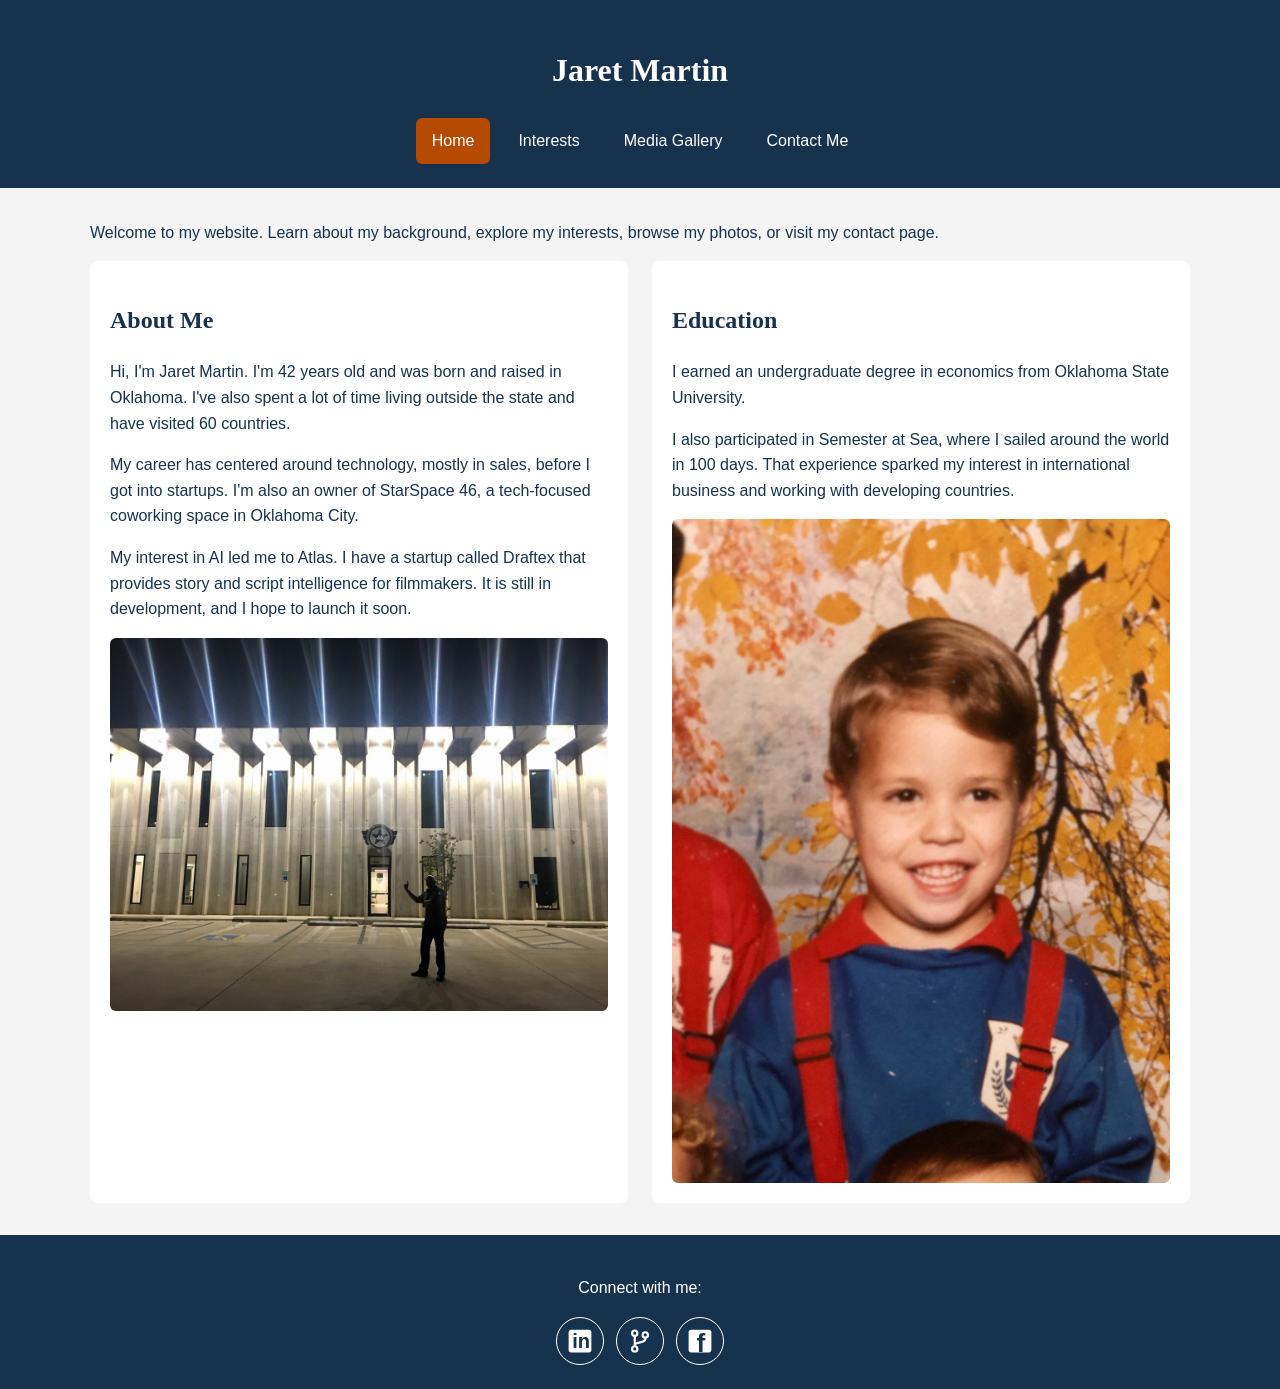
<file: index.html>
<!DOCTYPE html>
<html lang="en">
<head>
    <meta charset="UTF-8">
    <meta name="viewport" content="width=device-width, initial-scale=1.0">
    <meta name="description" content="Meet Jaret Martin, an Oklahoma entrepreneur interested in technology, AI, filmmaking, and travel.">
    <link rel="icon" type="image/png" href="images/favicon.png">
    <link rel="stylesheet" href="style.css">
    <title>Jaret Martin | Home</title>
</head>
<body>
    <header>
        <h1>Jaret Martin</h1>
        <nav>
            <a href="index.html" aria-current="page">Home</a>
            <a href="interests.html">Interests</a>
            <a href="gallery.html">Media Gallery</a>
            <a href="contact.html">Contact Me</a>
        </nav>
    </header>

    <main>
        <p>Welcome to my website. Learn about my background, explore my interests,
            browse my photos, or visit my contact page.</p>
        <div class="columns">
            <section>
                <h2>About Me</h2>
                <p>Hi, I'm Jaret Martin. I'm 42 years old and was born and raised in Oklahoma.
                    I've also spent a lot of time living outside the state and have visited 60 countries.</p>
                <p>My career has centered around technology, mostly in sales, before I got into startups.
                    I'm also an owner of StarSpace 46, a tech-focused coworking space in Oklahoma City.</p>
                <p>My interest in AI led me to Atlas. I have a startup called Draftex that provides
                    story and script intelligence for filmmakers. It is still in development,
                    and I hope to launch it soon.</p>
                <img src="images/starspace-46.jpg" alt="StarSpace 46 in Oklahoma City">
            </section>
            <section>
                <h2>Education</h2>
                <p>I earned an undergraduate degree in economics from Oklahoma State University.</p>
                <p>I also participated in Semester at Sea, where I sailed around the world in 100 days.
                    That experience sparked my interest in international business and working
                    with developing countries.</p>
                <img src="images/childhood.jpg" alt="A childhood photo of me">
            </section>
        </div>
    </main>

    <footer>
        <p>Connect with me:</p>
        <div class="social-links">
            <a href="https://www.linkedin.com/in/jaretmartin/" aria-label="LinkedIn"><img src="images/linkedin.svg" alt=""></a>
            <a href="https://github.com/jaretatlas" aria-label="GitHub"><img src="images/github.svg" alt=""></a>
            <a href="https://www.facebook.com/jaret.martin/" aria-label="Facebook"><img src="images/facebook.svg" alt=""></a>
        </div>
    </footer>
</body>
</html>
</file>
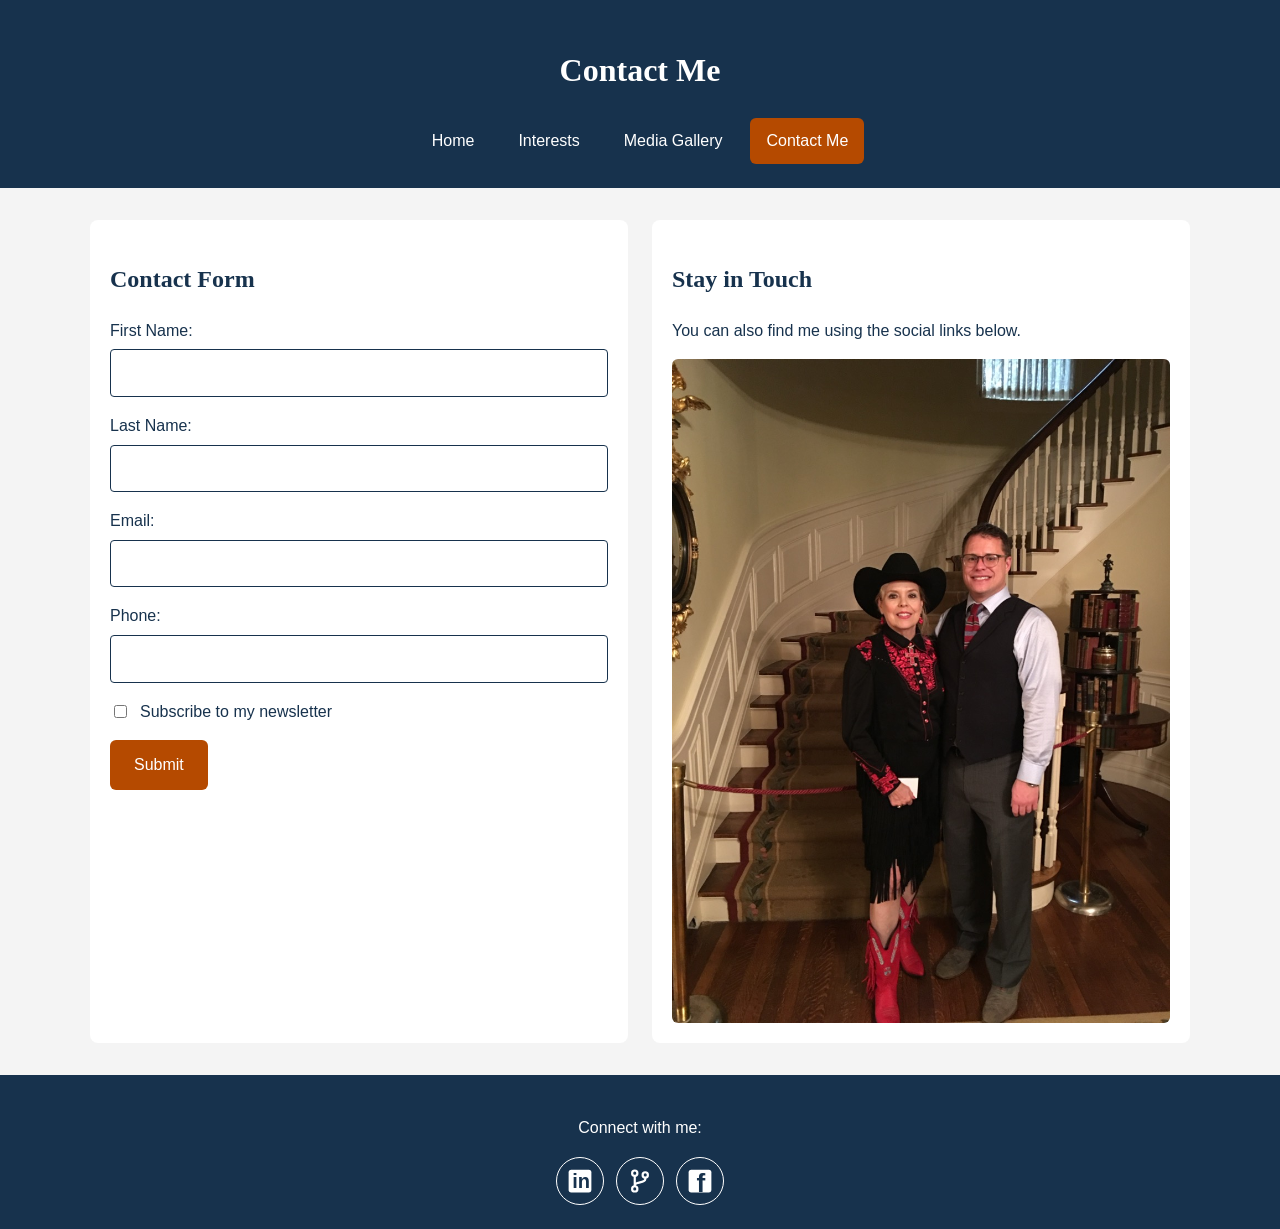
<file: contact.html>
<!DOCTYPE html>
<html lang="en">
<head>
    <meta charset="UTF-8">
    <meta name="viewport" content="width=device-width, initial-scale=1.0">
    <meta name="description" content="Jaret Martin's contact page with a name, email, phone, and newsletter subscription form.">
    <link rel="icon" type="image/png" href="images/favicon.png">
    <link rel="stylesheet" href="style.css">
    <title>Jaret Martin | Contact Me</title>
</head>
<body>
    <header>
        <h1>Contact Me</h1>
        <nav>
            <a href="index.html">Home</a>
            <a href="interests.html">Interests</a>
            <a href="gallery.html">Media Gallery</a>
            <a href="contact.html" aria-current="page">Contact Me</a>
        </nav>
    </header>

    <main>
        <div class="columns">
            <section>
                <h2>Contact Form</h2>
                <form action="contact.html" method="get">
                    <p>
                        <label for="first-name">First Name:</label>
                        <input type="text" id="first-name" name="first-name" required>
                    </p>
                    <p>
                        <label for="last-name">Last Name:</label>
                        <input type="text" id="last-name" name="last-name" required>
                    </p>
                    <p>
                        <label for="email">Email:</label>
                        <input type="email" id="email" name="email" required>
                    </p>
                    <p>
                        <label for="phone">Phone:</label>
                        <input type="tel" id="phone" name="phone">
                    </p>
                    <p class="checkbox-row">
                        <input type="checkbox" id="subscribe" name="subscribe" value="yes">
                        <label for="subscribe">Subscribe to my newsletter</label>
                    </p>
                    <button type="submit">Submit</button>
                </form>
            </section>
            <section>
                <h2>Stay in Touch</h2>
                <p>You can also find me using the social links below.</p>
                <img src="images/mom.jpg" alt="My mom and me standing beside a staircase">
            </section>
        </div>
    </main>

    <footer>
        <p>Connect with me:</p>
        <div class="social-links">
            <a href="https://www.linkedin.com/in/jaretmartin/" aria-label="LinkedIn"><img src="images/linkedin.svg" alt=""></a>
            <a href="https://github.com/jaretatlas" aria-label="GitHub"><img src="images/github.svg" alt=""></a>
            <a href="https://www.facebook.com/jaret.martin/" aria-label="Facebook"><img src="images/facebook.svg" alt=""></a>
        </div>
    </footer>
</body>
</html>
</file>
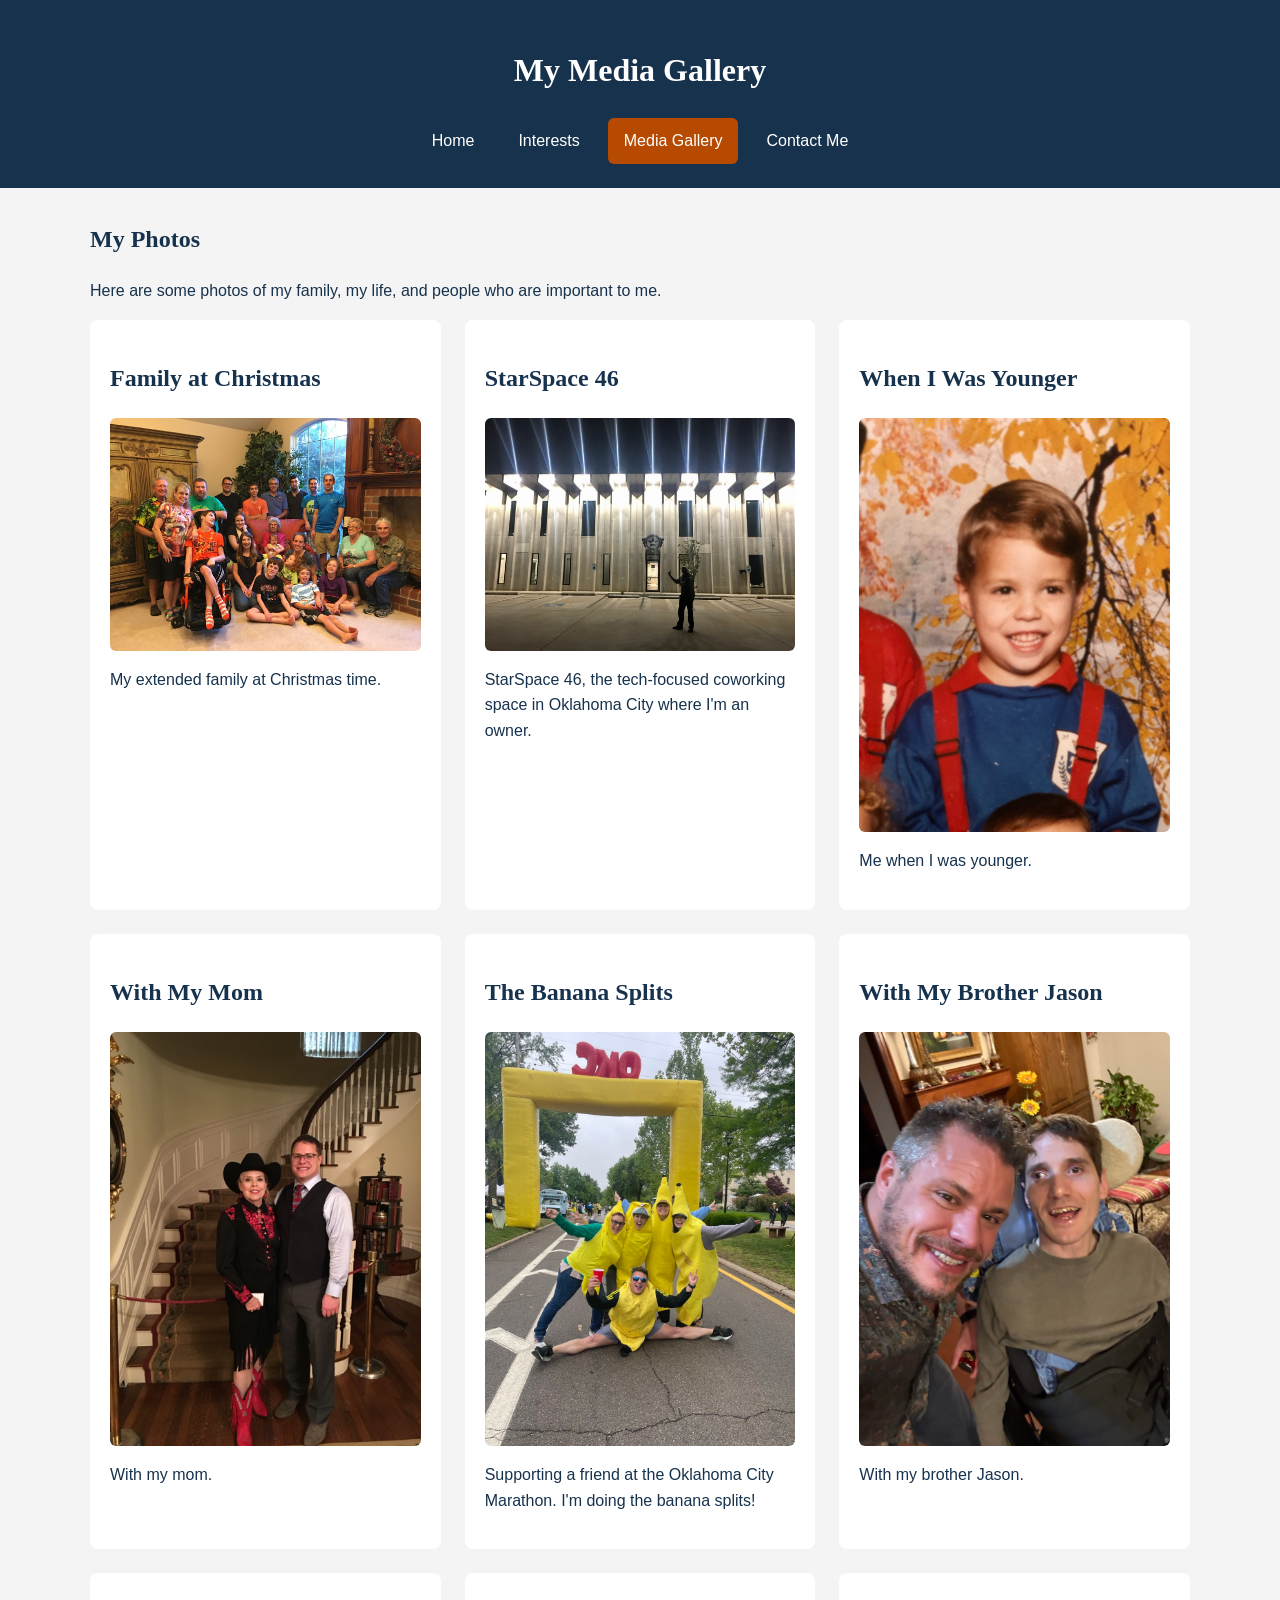
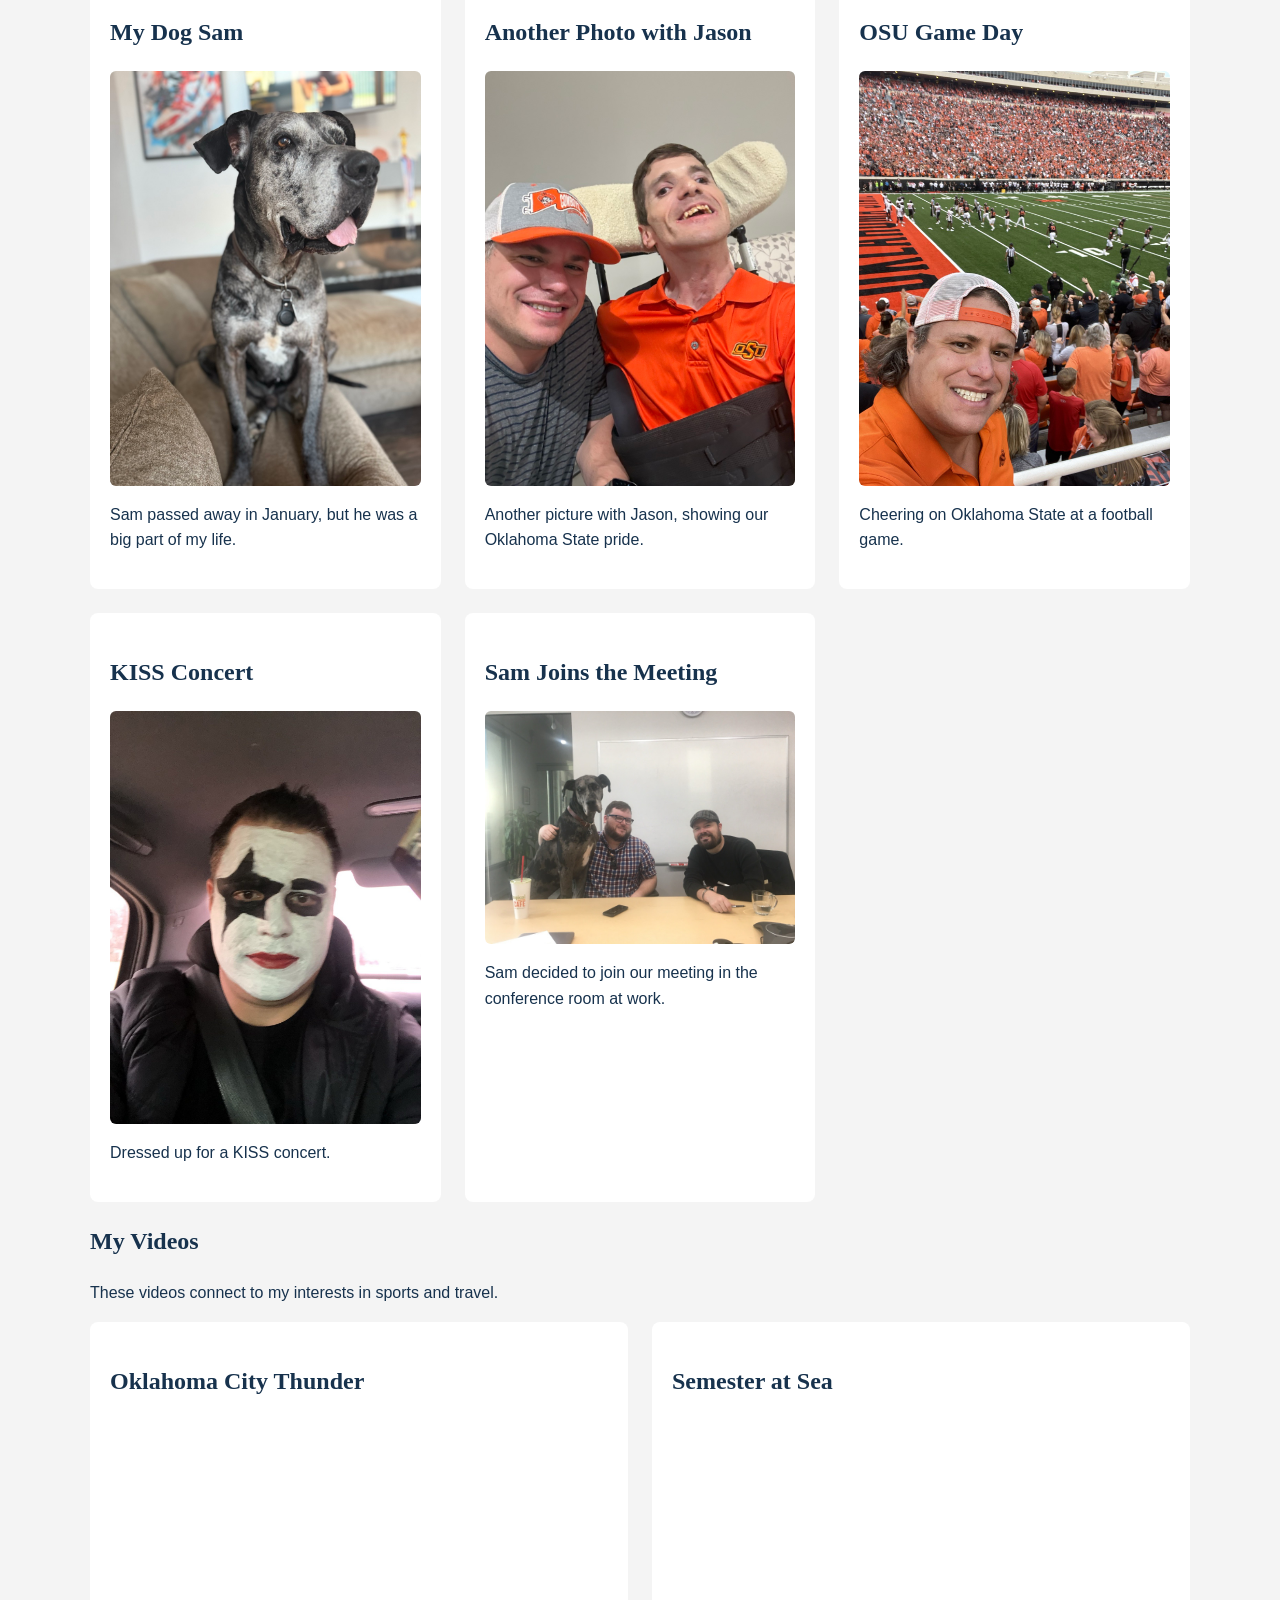
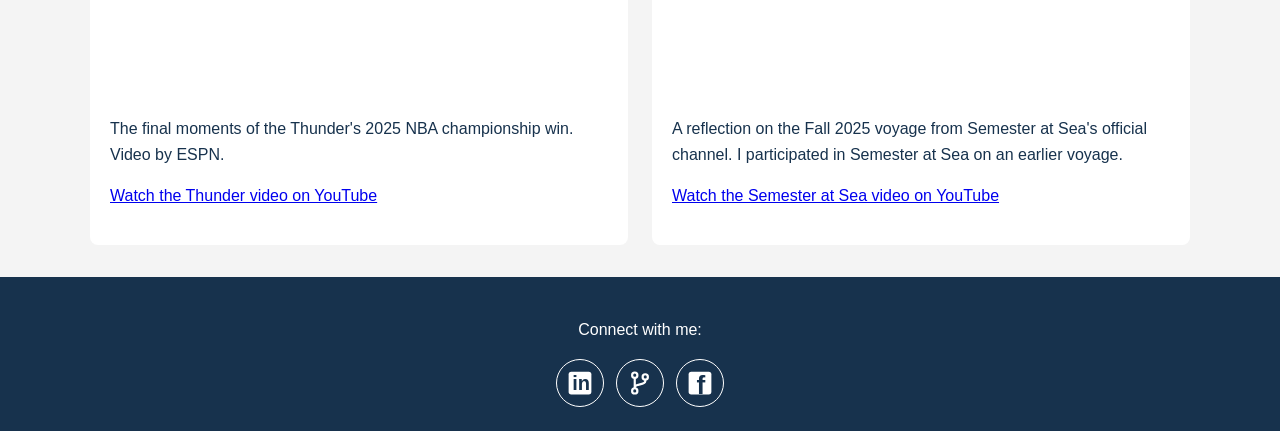
<file: gallery.html>
<!DOCTYPE html>
<html lang="en">
<head>
    <meta charset="UTF-8">
    <meta name="viewport" content="width=device-width, initial-scale=1.0">
    <meta name="description" content="Photos of Jaret Martin's family, sports, concerts, and dog Sam, plus videos about the Oklahoma City Thunder and Semester at Sea.">
    <link rel="icon" type="image/png" href="images/favicon.png">
    <link rel="stylesheet" href="style.css">
    <title>Jaret Martin | Media Gallery</title>
</head>
<body>
    <header>
        <h1>My Media Gallery</h1>
        <nav>
            <a href="index.html">Home</a>
            <a href="interests.html">Interests</a>
            <a href="gallery.html" aria-current="page">Media Gallery</a>
            <a href="contact.html">Contact Me</a>
        </nav>
    </header>

    <main>
        <h2>My Photos</h2>
        <p>Here are some photos of my family, my life, and people who are important to me.</p>

        <div class="gallery">
            <section>
                <h2>Family at Christmas</h2>
                <img src="images/family-christmas.jpg" alt="My extended family gathered together at Christmas">
                <p>My extended family at Christmas time.</p>
            </section>
            <section>
                <h2>StarSpace 46</h2>
                <img src="images/starspace-46.jpg" alt="The StarSpace 46 coworking building at night">
                <p>StarSpace 46, the tech-focused coworking space in Oklahoma City where I'm an owner.</p>
            </section>
            <section>
                <h2>When I Was Younger</h2>
                <img src="images/childhood.jpg" alt="A childhood photo of me wearing red suspenders">
                <p>Me when I was younger.</p>
            </section>
            <section>
                <h2>With My Mom</h2>
                <img src="images/mom.jpg" alt="My mom and me standing together beside a staircase">
                <p>With my mom.</p>
            </section>
            <section>
                <h2>The Banana Splits</h2>
                <img src="images/marathon.jpg" alt="Me doing the splits in a banana costume with friends at the Oklahoma City Marathon">
                <p>Supporting a friend at the Oklahoma City Marathon. I'm doing the banana splits!</p>
            </section>
            <section>
                <h2>With My Brother Jason</h2>
                <img src="images/jason.jpg" alt="A photo of me with my brother Jason">
                <p>With my brother Jason.</p>
            </section>
            <section>
                <h2>My Dog Sam</h2>
                <img src="images/sam.jpg" alt="My dog Sam sitting on a couch">
                <p>Sam passed away in January, but he was a big part of my life.</p>
            </section>
            <section>
                <h2>Another Photo with Jason</h2>
                <img src="images/jason-osu.jpg" alt="Jason and me wearing Oklahoma State gear">
                <p>Another picture with Jason, showing our Oklahoma State pride.</p>
            </section>
            <section>
                <h2>OSU Game Day</h2>
                <img src="images/osu-game.jpg" alt="Me in the stands at an Oklahoma State football game">
                <p>Cheering on Oklahoma State at a football game.</p>
            </section>
            <section>
                <h2>KISS Concert</h2>
                <img src="images/kiss-concert.jpg" alt="Me wearing KISS face paint for a concert">
                <p>Dressed up for a KISS concert.</p>
            </section>
            <section>
                <h2>Sam Joins the Meeting</h2>
                <img src="images/sam-meeting.jpg" alt="My dog Sam joining us in a conference room at work">
                <p>Sam decided to join our meeting in the conference room at work.</p>
            </section>
        </div>

        <h2>My Videos</h2>
        <p>These videos connect to my interests in sports and travel.</p>
        <div class="columns">
            <section>
                <h2>Oklahoma City Thunder</h2>
                <iframe src="https://www.youtube-nocookie.com/embed/IVA1URR7l-I"
                    title="Oklahoma City Thunder's 2025 championship-winning moment from ESPN"
                    referrerpolicy="strict-origin-when-cross-origin"
                    allow="accelerometer; autoplay; clipboard-write; encrypted-media; gyroscope; picture-in-picture; web-share"
                    allowfullscreen></iframe>
                <p>The final moments of the Thunder's 2025 NBA championship win. Video by ESPN.</p>
                <p><a href="https://www.youtube.com/watch?v=IVA1URR7l-I">Watch the Thunder video on YouTube</a></p>
            </section>
            <section>
                <h2>Semester at Sea</h2>
                <iframe src="https://www.youtube-nocookie.com/embed/wjDe_LKLrUA"
                    title="Semester at Sea's Fall 2025 voyage reflection"
                    referrerpolicy="strict-origin-when-cross-origin"
                    allow="accelerometer; autoplay; clipboard-write; encrypted-media; gyroscope; picture-in-picture; web-share"
                    allowfullscreen></iframe>
                <p>A reflection on the Fall 2025 voyage from Semester at Sea's official channel.
                    I participated in Semester at Sea on an earlier voyage.</p>
                <p><a href="https://www.youtube.com/watch?v=wjDe_LKLrUA">Watch the Semester at Sea video on YouTube</a></p>
            </section>
        </div>
    </main>

    <footer>
        <p>Connect with me:</p>
        <div class="social-links">
            <a href="https://www.linkedin.com/in/jaretmartin/" aria-label="LinkedIn"><img src="images/linkedin.svg" alt=""></a>
            <a href="https://github.com/jaretatlas" aria-label="GitHub"><img src="images/github.svg" alt=""></a>
            <a href="https://www.facebook.com/jaret.martin/" aria-label="Facebook"><img src="images/facebook.svg" alt=""></a>
        </div>
    </footer>
</body>
</html>
</file>
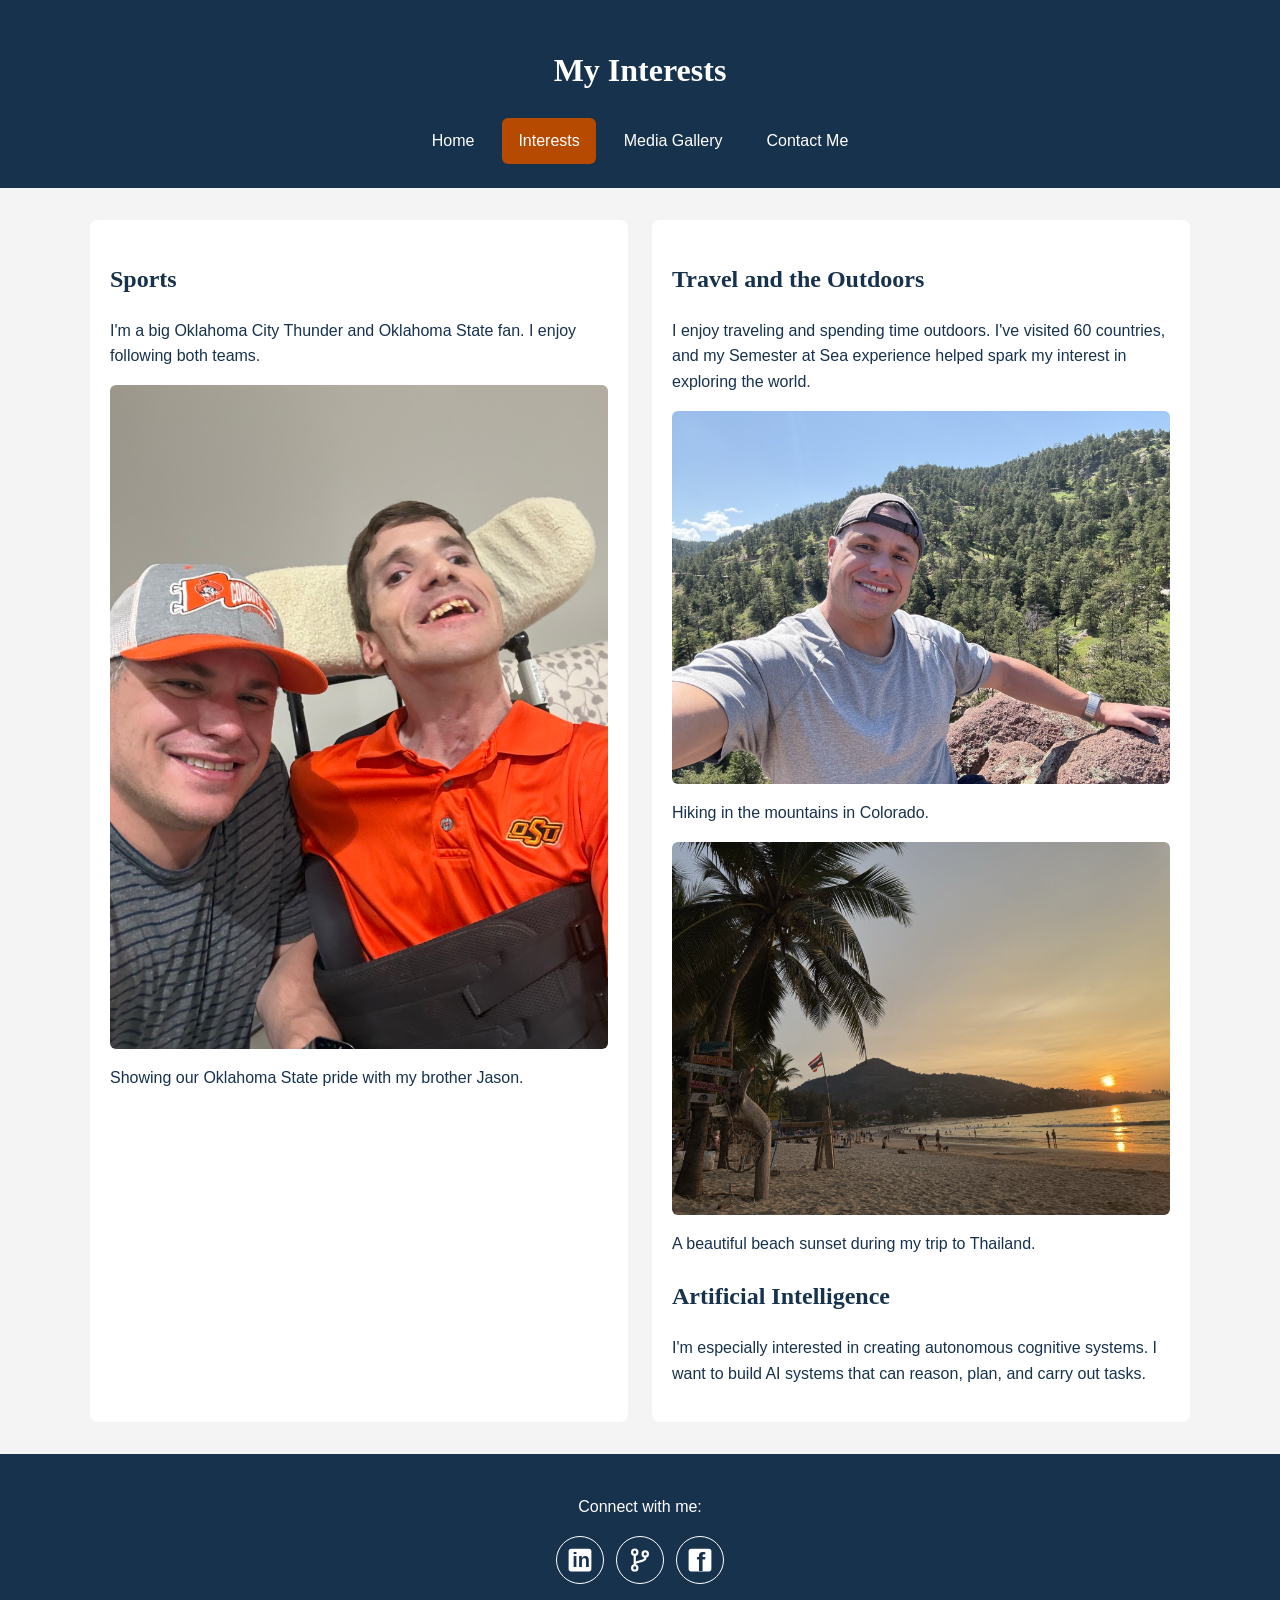
<file: interests.html>
<!DOCTYPE html>
<html lang="en">
<head>
    <meta charset="UTF-8">
    <meta name="viewport" content="width=device-width, initial-scale=1.0">
    <meta name="description" content="Explore Jaret Martin's interests in the Oklahoma City Thunder, Oklahoma State, travel, the outdoors, and AI.">
    <link rel="icon" type="image/png" href="images/favicon.png">
    <link rel="stylesheet" href="style.css">
    <title>Jaret Martin | Interests</title>
</head>
<body>
    <header>
        <h1>My Interests</h1>
        <nav>
            <a href="index.html">Home</a>
            <a href="interests.html" aria-current="page">Interests</a>
            <a href="gallery.html">Media Gallery</a>
            <a href="contact.html">Contact Me</a>
        </nav>
    </header>

    <main>
        <div class="columns">
            <section>
                <h2>Sports</h2>
                <p>I'm a big Oklahoma City Thunder and Oklahoma State fan. I enjoy following both teams.</p>
                <img src="images/jason-osu.jpg" alt="Jason and me wearing Oklahoma State gear">
                <p>Showing our Oklahoma State pride with my brother Jason.</p>
            </section>
            <section>
                <h2>Travel and the Outdoors</h2>
                <p>I enjoy traveling and spending time outdoors. I've visited 60 countries,
                    and my Semester at Sea experience helped spark my interest in exploring the world.</p>
                <img src="images/colorado-hiking.jpg" alt="Me hiking in the mountains in Colorado">
                <p>Hiking in the mountains in Colorado.</p>
                <img src="images/thailand-sunset.jpg" alt="A sunset over a beach in Thailand">
                <p>A beautiful beach sunset during my trip to Thailand.</p>
                <h2>Artificial Intelligence</h2>
                <p>I'm especially interested in creating autonomous cognitive systems.
                    I want to build AI systems that can reason, plan, and carry out tasks.</p>
            </section>
        </div>
    </main>

    <footer>
        <p>Connect with me:</p>
        <div class="social-links">
            <a href="https://www.linkedin.com/in/jaretmartin/" aria-label="LinkedIn"><img src="images/linkedin.svg" alt=""></a>
            <a href="https://github.com/jaretatlas" aria-label="GitHub"><img src="images/github.svg" alt=""></a>
            <a href="https://www.facebook.com/jaret.martin/" aria-label="Facebook"><img src="images/facebook.svg" alt=""></a>
        </div>
    </footer>
</body>
</html>
</file>
<file: style.css>
* {
    box-sizing: border-box;
}

body {
    margin: 0;
    font-family: Arial, sans-serif;
    line-height: 1.6;
    background-color: #f4f4f4;
    color: #17324d;
}

h1, h2 {
    font-family: Georgia, serif;
}

header, footer {
    padding: 24px;
    text-align: center;
    background-color: #17324d;
    color: white;
}

nav, .social-links {
    display: flex;
    justify-content: center;
    flex-wrap: wrap;
    gap: 12px;
}

nav a, .social-links a {
    padding: 10px 16px;
    border-radius: 6px;
    color: white;
    text-decoration: none;
    transition: background-color 0.3s;
}

nav a:hover, nav a:focus, nav a[aria-current="page"],
.social-links a:hover, .social-links a:focus {
    background-color: #b54a00;
}

main {
    width: 90%;
    max-width: 1100px;
    margin: 32px auto;
}

.columns {
    display: grid;
    grid-template-columns: 1fr 1fr;
    gap: 24px;
}

.gallery {
    display: grid;
    grid-template-columns: 1fr 1fr 1fr;
    gap: 24px;
}

section {
    min-width: 0;
    padding: 20px;
    background-color: white;
    border-radius: 8px;
}

img, video {
    display: block;
    width: 100%;
    height: auto;
    border-radius: 6px;
}

iframe {
    display: block;
    width: 100%;
    aspect-ratio: 16 / 9;
    border: 0;
    border-radius: 6px;
}

label {
    display: block;
    margin-bottom: 6px;
}

input {
    width: 100%;
    padding: 10px;
    border: 1px solid #17324d;
    border-radius: 4px;
    font: inherit;
}

.checkbox-row {
    display: flex;
    align-items: center;
    gap: 10px;
}

input[type="checkbox"] {
    width: auto;
}

.checkbox-row label {
    margin: 0;
}

button {
    padding: 12px 24px;
    border: 0;
    border-radius: 6px;
    background-color: #b54a00;
    color: white;
    font: inherit;
    cursor: pointer;
    transition: background-color 0.3s;
}

button:hover, button:focus {
    background-color: #17324d;
}

.social-links a {
    display: flex;
    align-items: center;
    justify-content: center;
    width: 48px;
    height: 48px;
    padding: 0;
    border: 1px solid white;
    border-radius: 50%;
    font-weight: bold;
}

.social-links img {
    width: 28px;
    height: 28px;
    border-radius: 0;
}

@media (max-width: 900px) {
    .gallery {
        grid-template-columns: 1fr 1fr;
    }
}

@media (max-width: 600px) {
    .columns, .gallery {
        grid-template-columns: 1fr;
    }

    nav {
        flex-direction: column;
    }

    main {
        margin: 20px auto;
    }
}
</file>
